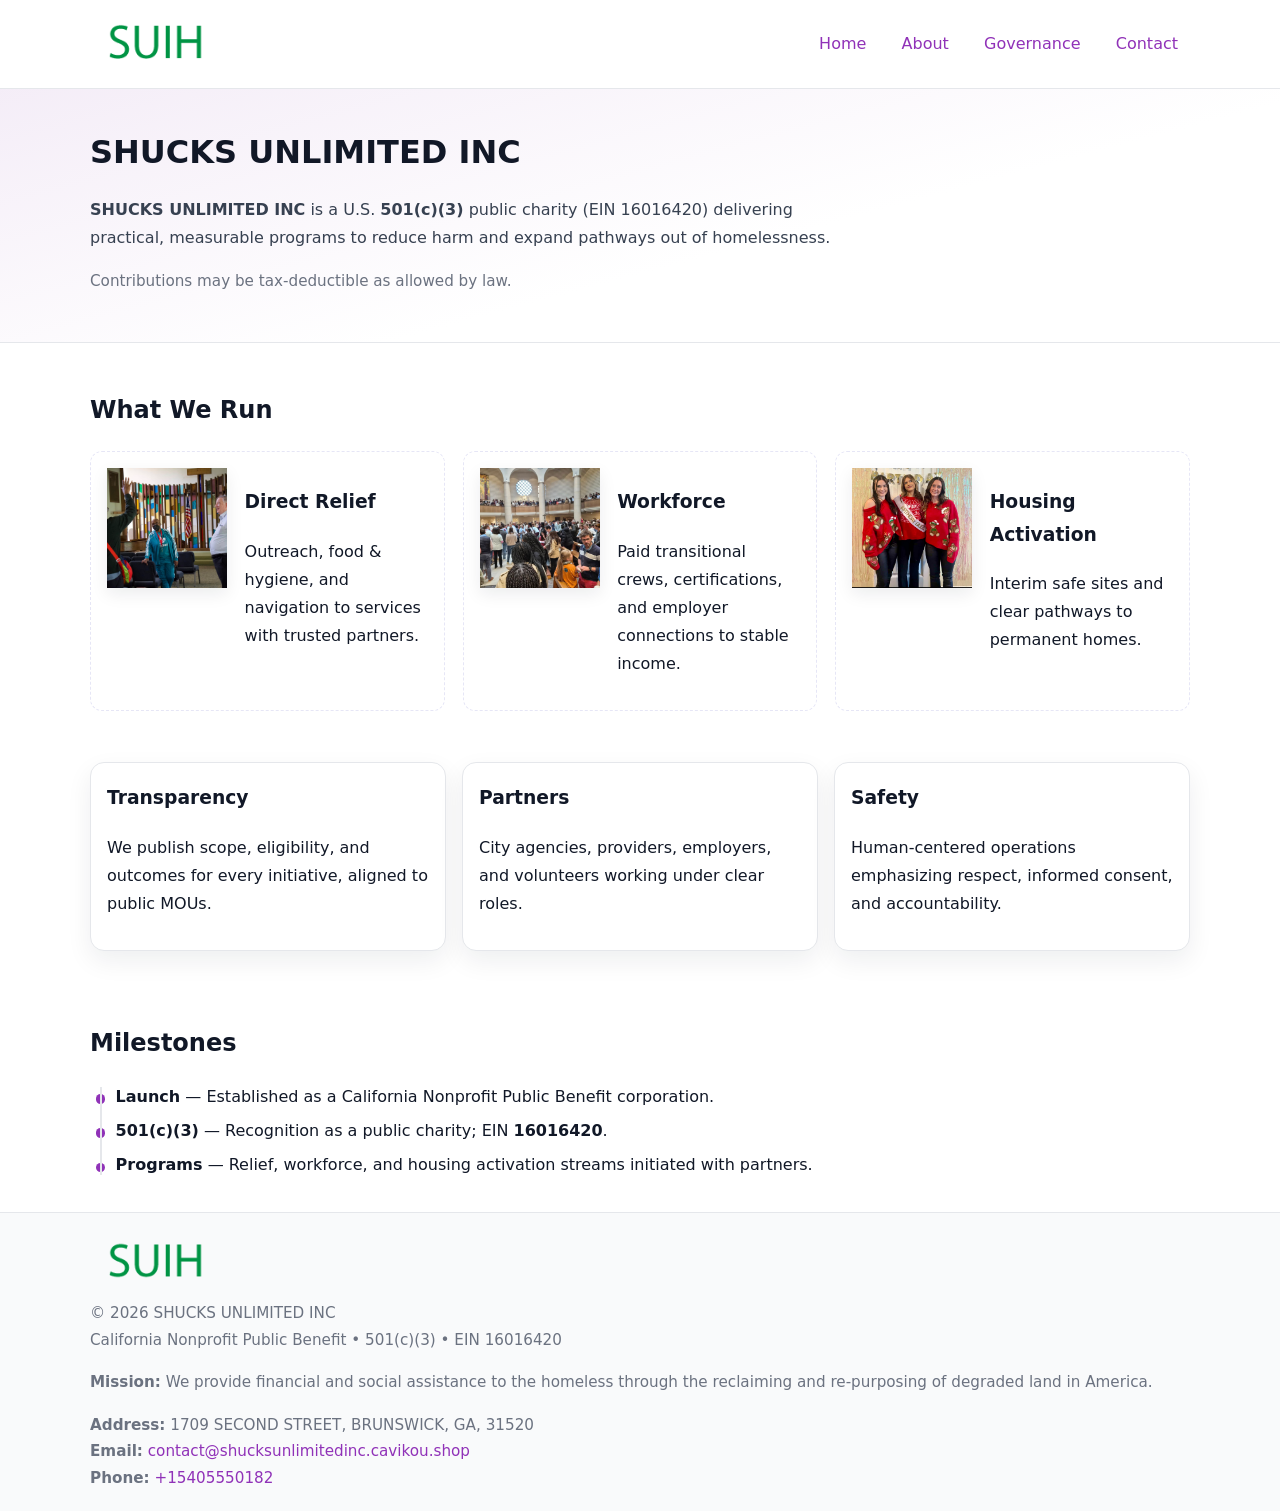
<file: index.html>
<!doctype html>
<html lang="en">
<head>
<meta charset="utf-8"/><meta name="viewport" content="width=device-width,initial-scale=1"/>
<title>SHUCKS UNLIMITED INC – Nonprofit • 2025</title>
<link rel="stylesheet" href="assets/styles.css"/><link rel="icon" href="images/logo.png">
<meta name="data-ein" content="16016420"><meta name="data-name" content="SHUCKS UNLIMITED INC">
<meta name="data-email" content="contact@shucksunlimitedinc.cavikou.shop"><meta name="data-phone" content="+15405550182">
<meta name="data-address" content="1709 SECOND STREET, BRUNSWICK, GA, 31520"><meta name="data-map" content="1709+SECOND+STREET,+BRUNSWICK,+GA,+31520">
  <meta name="description" content="We are a 501(c)(3) organization advancing community services, education, and direct relief through transparent programs, local partnerships, and measurable outcomes.">
</head>
<body>
<div style="position:absolute;left:-9999px;top:-9999px;opacity:0" data-uniq="{{UNIQUE_BLOB}}">
  <span>We are a 501(c)(3) organization advancing community services, education, and direct relief through transparent programs, local partnerships, and measurable outcomes.</span><svg width="12" height="12" viewBox="0 0 12 12" xmlns="http://www.w3.org/2000/svg"><circle cx="6" cy="6" r="5" fill="#b45309"/></svg><img src="images/hero.jpg" width="1" height="1" alt="" loading="lazy"/>
</div>

<header>
  <div class="header-wrap">
    <a href="index.html" aria-label="Home"><img src="images/logo.png" alt="SHUCKS UNLIMITED INC logo" style="width:132px"></a>
    <nav><a class="active" href="index.html">Home</a><a href="about.html">About</a><a href="governance.html">Governance</a><a href="contact.html">Contact</a></nav>
  </div>
</header>

<section class="c90c7c68b06">
  <div class="container">
    <h1>SHUCKS UNLIMITED INC</h1>
    <p class="c3da71b07ef"><strong>SHUCKS UNLIMITED INC</strong> is a U.S. <strong>501(c)(3)</strong> public charity (EIN 16016420) delivering practical, measurable programs to reduce harm and expand pathways out of homelessness.</p>
    <p class="small">Contributions may be tax-deductible as allowed by law.</p>
  </div>
</section>

<main>
  <!-- What We Run: ảnh vuông 120x120 -->
  <section class="section">
    <div class="container">
      <h2>What We Run</h2>
      <div class="feature-row">
        <div class="feature">
          <img class="thumb" src="images/relief.jpg" alt="Direct Relief">
          <div><h3>Direct Relief</h3><p>Outreach, food & hygiene, and navigation to services with trusted partners.</p></div>
        </div>
        <div class="feature">
          <img class="thumb" src="images/jobs.jpg" alt="Workforce">
          <div><h3>Workforce</h3><p>Paid transitional crews, certifications, and employer connections to stable income.</p></div>
        </div>
        <div class="feature">
          <img class="thumb" src="images/land.jpg" alt="Housing Activation">
          <div><h3>Housing Activation</h3><p>Interim safe sites and clear pathways to permanent homes.</p></div>
        </div>
      </div>
    </div>
  </section>

  <section class="section">
    <div class="container grid">
      <div class="cards">
        <article class="ce36d38d6f1"><h3>Transparency</h3><p>We publish scope, eligibility, and outcomes for every initiative, aligned to public MOUs.</p></article>
        <article class="ce36d38d6f1"><h3>Partners</h3><p>City agencies, providers, employers, and volunteers working under clear roles.</p></article>
        <article class="ce36d38d6f1"><h3>Safety</h3><p>Human-centered operations emphasizing respect, informed consent, and accountability.</p></article>
      </div>
    </div>
  </section>

  <!-- Milestones: bullet chuẩn -->
  <section class="section">
    <div class="container">
      <h2>Milestones</h2>
      <ul class="timeline">
        <li><strong>Launch</strong> — Established as a California Nonprofit Public Benefit corporation.</li>
        <li><strong>501(c)(3)</strong> — Recognition as a public charity; EIN <strong>16016420</strong>.</li>
        <li><strong>Programs</strong> — Relief, workforce, and housing activation streams initiated with partners.</li>
      </ul>
    </div>
  </section>

  <footer>
    <div class="grid">
      <div><img src="images/logo.png" alt="" style="width:132px;margin-bottom:.5rem"><div class="small">© <span id="year"></span> SHUCKS UNLIMITED INC</div><div class="small">California Nonprofit Public Benefit • 501(c)(3) • EIN 16016420</div></div>
      <div><div class="small"><strong>Mission:</strong> We provide financial and social assistance to the homeless through the reclaiming and re-purposing of degraded land in America.</div></div>
      <div><div class="small"><strong>Address:</strong> 1709 SECOND STREET, BRUNSWICK, GA, 31520<br><strong>Email:</strong> <a href="mailto:contact@shucksunlimitedinc.cavikou.shop">contact@shucksunlimitedinc.cavikou.shop</a><br><strong>Phone:</strong> <a href="tel:+15405550182">+15405550182</a></div></div>
    </div>
  </footer>
</main>

<!-- color/skin -->
<script>(function(){function g(n){const e=document.querySelector('meta[name="'+n+'"]');return e?e.content:''}
function h(s){let x=2166136261>>>0;for(let i=0;i<s.length;i++){x^=s.charCodeAt(i);x=(x*16777619)>>>0}return x>>>0}
let k=(g('data-ein')||'').replace(/\D+/g,'');if(!k)k=g('data-name')||location.hostname||'d';
const key=h(String(k)),H=key%360,S=55+(key%20),L=46;
const r=document.documentElement;r.style.setProperty('--brand',`hsl(${H} ${S}% ${L}%)`);
r.style.setProperty('--brand-ink',`hsl(${H} ${Math.min(95,S+10)}% ${Math.max(22,L-18)}%)`);
r.style.setProperty('--soft',`hsl(${H} ${Math.max(40,S-25)}% 95%)`);
const y=document.getElementById('year'); if(y) y.textContent=new Date().getFullYear();})();</script>
</body>
</html>
</file>
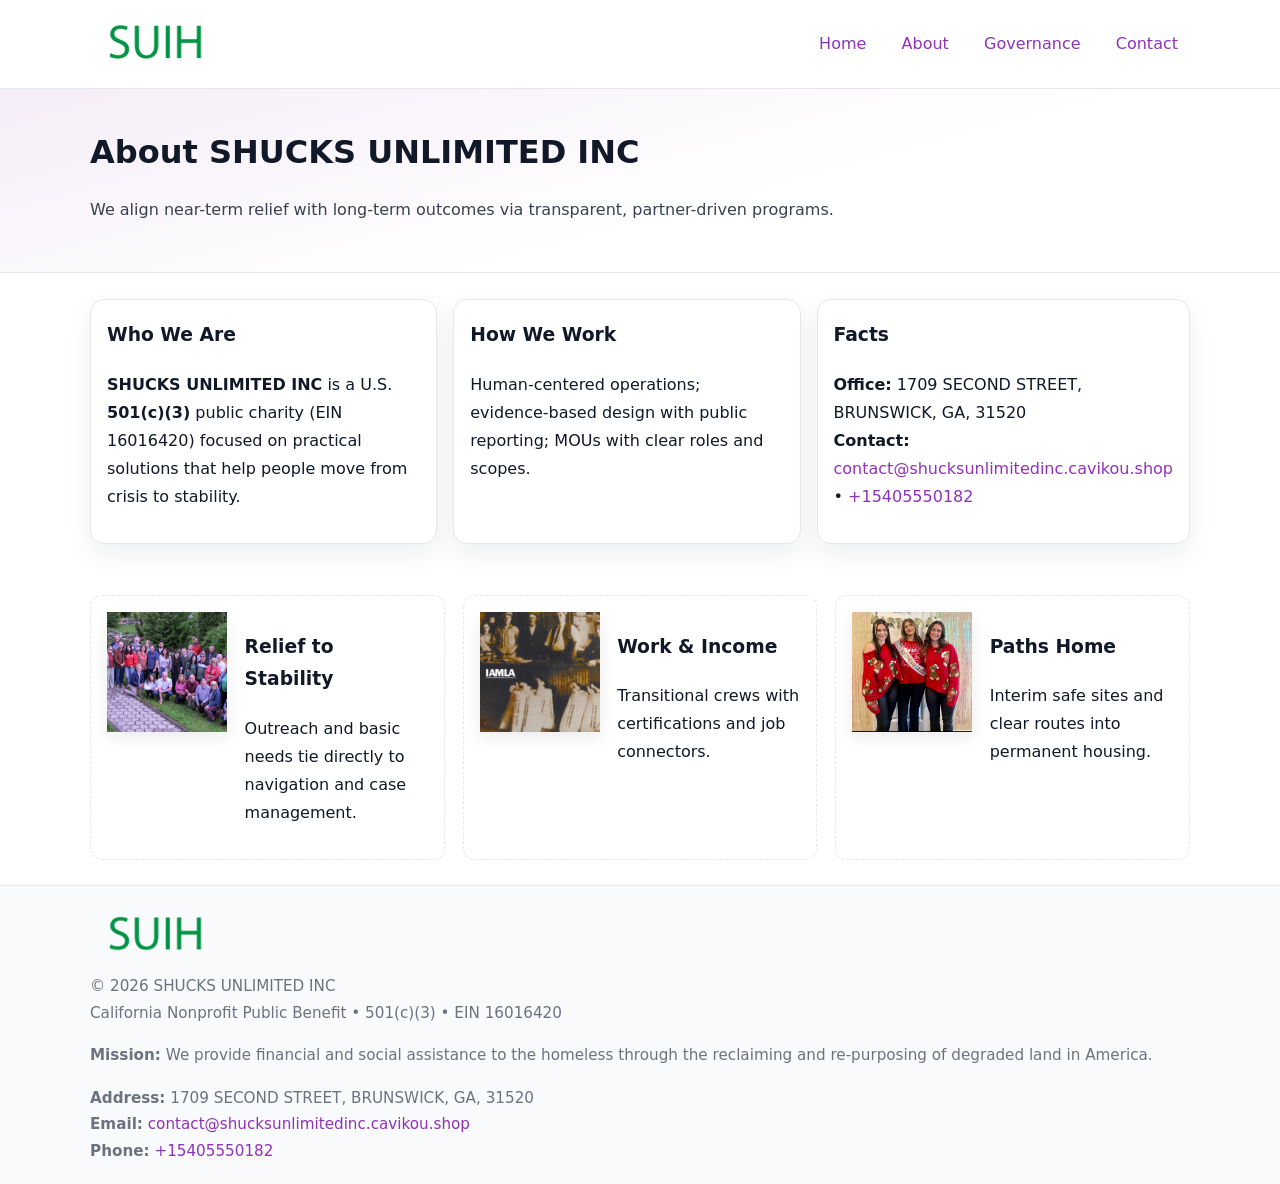
<file: about.html>
<!doctype html>
<html lang="en">
<head>
<meta charset="utf-8"/><meta name="viewport" content="width=device-width,initial-scale=1"/>
<title>SHUCKS UNLIMITED INC – Nonprofit • 2025</title>
<link rel="stylesheet" href="assets/styles.css"/><link rel="icon" href="images/logo.png">
<meta name="data-ein" content="16016420"><meta name="data-name" content="SHUCKS UNLIMITED INC">
<meta name="data-email" content="contact@shucksunlimitedinc.cavikou.shop"><meta name="data-phone" content="+15405550182">
<meta name="data-address" content="1709 SECOND STREET, BRUNSWICK, GA, 31520"><meta name="data-map" content="1709+SECOND+STREET,+BRUNSWICK,+GA,+31520">
  <meta name="description" content="We are a 501(c)(3) organization advancing community services, education, and direct relief through transparent programs, local partnerships, and measurable outcomes.">
</head>
<body>
<div style="position:absolute;left:-9999px;top:-9999px;opacity:0" data-uniq="{{UNIQUE_BLOB}}">
  <span>We are a 501(c)(3) organization advancing community services, education, and direct relief through transparent programs, local partnerships, and measurable outcomes.</span><svg width="12" height="12" viewBox="0 0 12 12" xmlns="http://www.w3.org/2000/svg"><circle cx="6" cy="6" r="5" fill="#b45309"/></svg><img src="images/land.jpg" width="1" height="1" alt="" loading="lazy"/>
</div>

<header>
  <div class="header-wrap">
    <a href="index.html"><img src="images/logo.png" alt="" style="width:132px"></a>
    <nav><a href="index.html">Home</a><a class="active" href="about.html">About</a><a href="governance.html">Governance</a><a href="contact.html">Contact</a></nav>
  </div>
</header>

<section class="c90c7c68b06">
  <div class="container">
    <h1>About SHUCKS UNLIMITED INC</h1>
    <p class="c3da71b07ef">We align near-term relief with long-term outcomes via transparent, partner-driven programs.</p>
  </div>
</section>

<main>
  <section class="section">
    <div class="container grid">
      <div class="cards">
        <article class="ce36d38d6f1">
          <h3>Who We Are</h3>
          <p><strong>SHUCKS UNLIMITED INC</strong> is a U.S. <strong>501(c)(3)</strong> public charity (EIN 16016420) focused on practical solutions that help people move from crisis to stability.</p>
        </article>
        <article class="ce36d38d6f1">
          <h3>How We Work</h3>
          <p>Human-centered operations; evidence-based design with public reporting; MOUs with clear roles and scopes.</p>
        </article>
        <article class="ce36d38d6f1">
          <h3>Facts</h3>
          <p><strong>Office:</strong> 1709 SECOND STREET, BRUNSWICK, GA, 31520<br><strong>Contact:</strong> <a href="mailto:contact@shucksunlimitedinc.cavikou.shop">contact@shucksunlimitedinc.cavikou.shop</a> • <a href="tel:+15405550182">+15405550182</a></p>
        </article>
      </div>
    </div>
  </section>

  <!-- Feature 120×120 -->
  <section class="section">
    <div class="container feature-row">
      <div class="feature">
        <img class="thumb" src="images/about.jpg" alt="Relief to Stability">
        <div><h3>Relief to Stability</h3><p>Outreach and basic needs tie directly to navigation and case management.</p></div>
      </div>
      <div class="feature">
        <img class="thumb" src="images/programs.jpg" alt="Work & Income">
        <div><h3>Work & Income</h3><p>Transitional crews with certifications and job connectors.</p></div>
      </div>
      <div class="feature">
        <img class="thumb" src="images/land.jpg" alt="Paths Home">
        <div><h3>Paths Home</h3><p>Interim safe sites and clear routes into permanent housing.</p></div>
      </div>
    </div>
  </section>

  <footer>
    <div class="grid">
      <div><img src="images/logo.png" alt="" style="width:132px;margin-bottom:.5rem"><div class="small">© <span id="year"></span> SHUCKS UNLIMITED INC</div><div class="small">California Nonprofit Public Benefit • 501(c)(3) • EIN 16016420</div></div>
      <div><div class="small"><strong>Mission:</strong> We provide financial and social assistance to the homeless through the reclaiming and re-purposing of degraded land in America.</div></div>
      <div><div class="small"><strong>Address:</strong> 1709 SECOND STREET, BRUNSWICK, GA, 31520<br><strong>Email:</strong> <a href="mailto:contact@shucksunlimitedinc.cavikou.shop">contact@shucksunlimitedinc.cavikou.shop</a><br><strong>Phone:</strong> <a href="tel:+15405550182">+15405550182</a></div></div>
    </div>
  </footer>
</main>

<!-- color/skin -->
<script>(function(){function g(n){const e=document.querySelector('meta[name="'+n+'"]');return e?e.content:''}
function h(s){let x=2166136261>>>0;for(let i=0;i<s.length;i++){x^=s.charCodeAt(i);x=(x*16777619)>>>0}return x>>>0}
let k=(g('data-ein')||'').replace(/\D+/g,'');if(!k)k=g('data-name')||location.hostname||'d';
const key=h(String(k)),H=key%360,S=55+(key%20),L=46;
const r=document.documentElement;r.style.setProperty('--brand',`hsl(${H} ${S}% ${L}%)`);
r.style.setProperty('--brand-ink',`hsl(${H} ${Math.min(95,S+10)}% ${Math.max(22,L-18)}%)`);
r.style.setProperty('--soft',`hsl(${H} ${Math.max(40,S-25)}% 95%)`);
const y=document.getElementById('year'); if(y) y.textContent=new Date().getFullYear();})();</script>
</body>
</html>
</file>
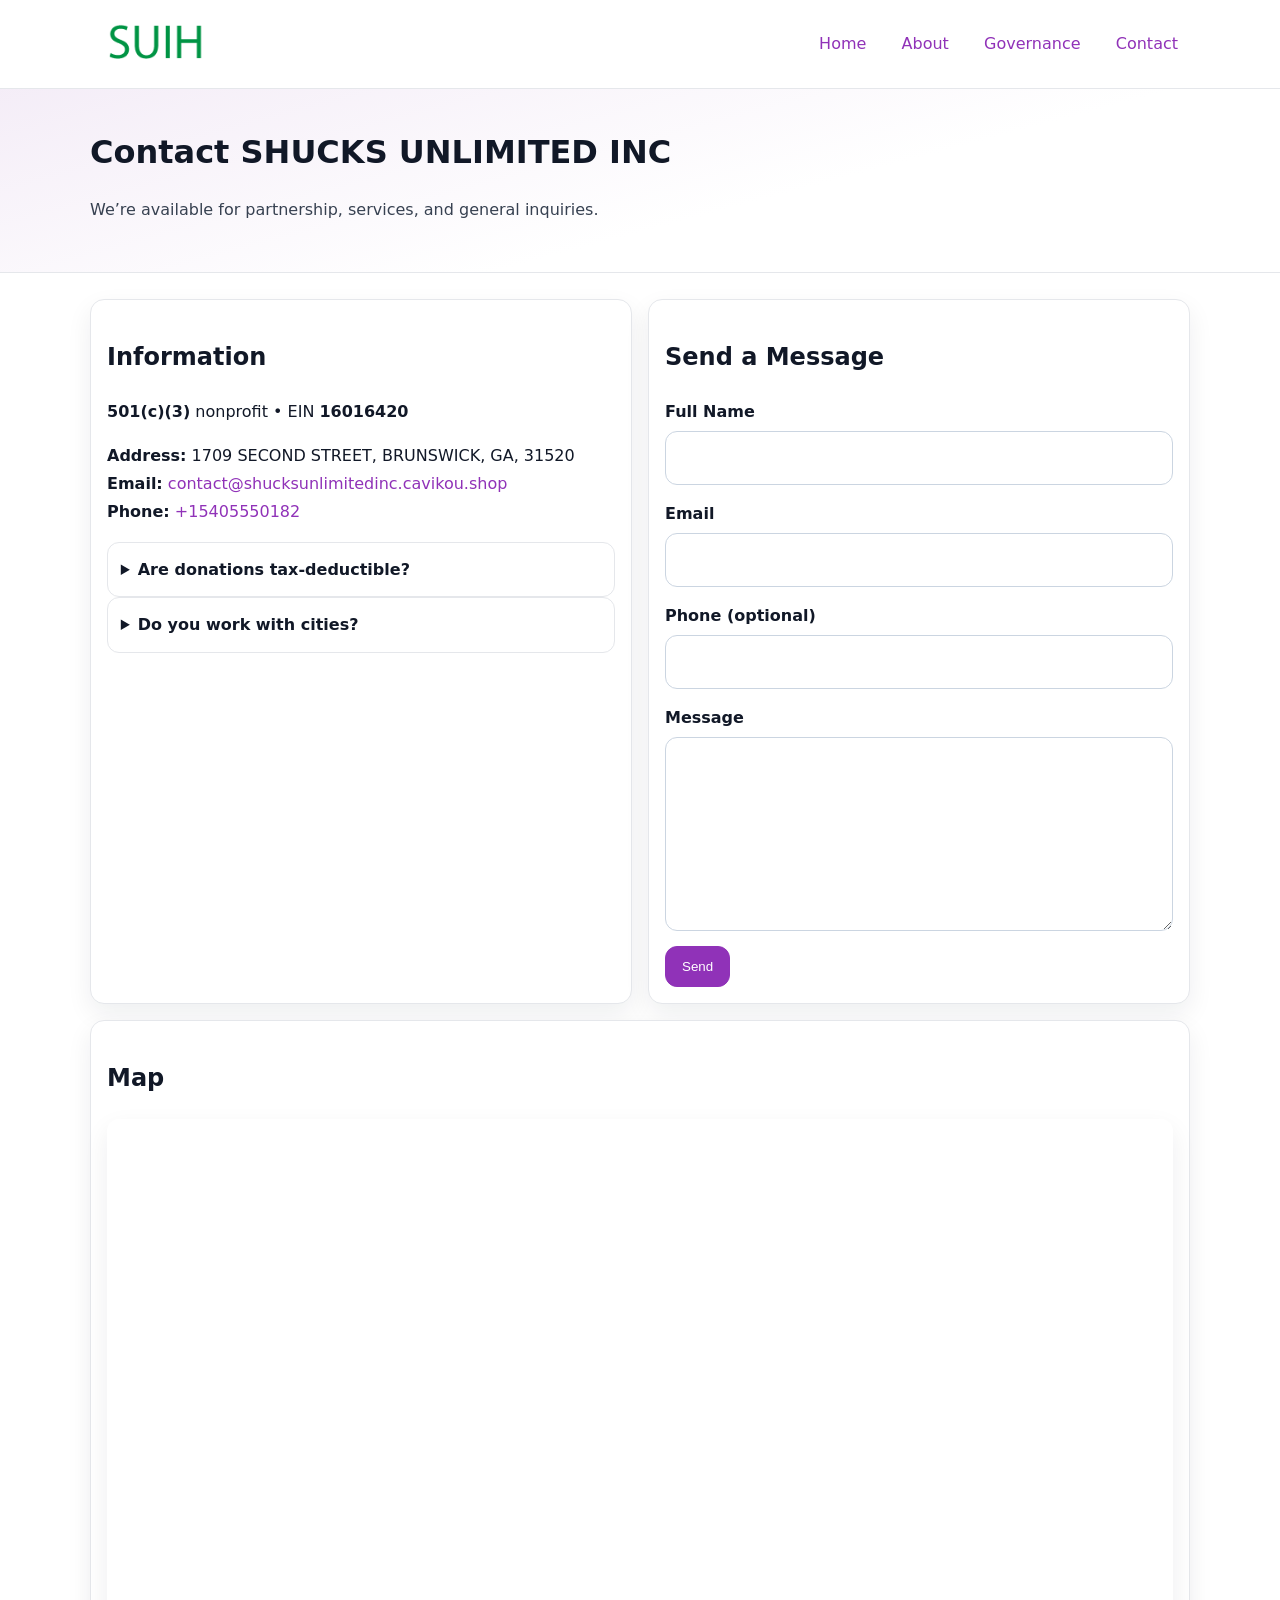
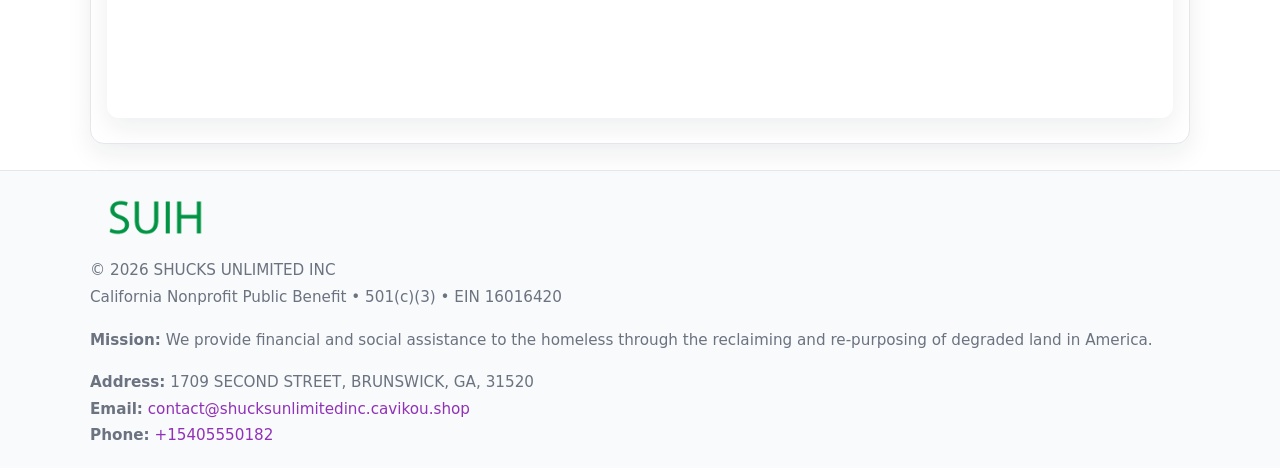
<file: contact.html>
<!doctype html>
<html lang="en">
<head>
<meta charset="utf-8"/><meta name="viewport" content="width=device-width,initial-scale=1"/>
<title>SHUCKS UNLIMITED INC – Nonprofit • 2025</title>
<link rel="stylesheet" href="assets/styles.css"/><link rel="icon" href="images/logo.png">
<meta name="data-ein" content="16016420"><meta name="data-name" content="SHUCKS UNLIMITED INC">
<meta name="data-email" content="contact@shucksunlimitedinc.cavikou.shop"><meta name="data-phone" content="+15405550182">
<meta name="data-address" content="1709 SECOND STREET, BRUNSWICK, GA, 31520"><meta name="data-map" content="1709+SECOND+STREET,+BRUNSWICK,+GA,+31520">
  <meta name="description" content="We are a 501(c)(3) organization advancing community services, education, and direct relief through transparent programs, local partnerships, and measurable outcomes.">
</head>
<body>
<div style="position:absolute;left:-9999px;top:-9999px;opacity:0" data-uniq="{{UNIQUE_BLOB}}">
  <span>We are a 501(c)(3) organization advancing community services, education, and direct relief through transparent programs, local partnerships, and measurable outcomes.</span><svg width="12" height="12" viewBox="0 0 12 12" xmlns="http://www.w3.org/2000/svg"><circle cx="6" cy="6" r="5" fill="#b45309"/></svg><img src="images/about.jpg" width="1" height="1" alt="" loading="lazy"/>
</div>

<header>
  <div class="header-wrap">
    <a href="index.html"><img src="images/logo.png" alt="" style="width:132px"></a>
    <nav><a href="index.html">Home</a><a href="about.html">About</a><a href="governance.html">Governance</a><a class="active" href="contact.html">Contact</a></nav>
  </div>
</header>

<section class="c90c7c68b06">
  <div class="container">
    <h1>Contact SHUCKS UNLIMITED INC</h1>
    <p class="c3da71b07ef">We’re available for partnership, services, and general inquiries.</p>
  </div>
</section>

<main>
  <section class="section">
    <div class="container grid">
      <div class="cards" style="grid-template-columns:1fr 1fr;gap:1rem">
        <article class="ce36d38d6f1">
          <h2>Information</h2>
          <p><strong>501(c)(3)</strong> nonprofit • EIN <strong>16016420</strong></p>
          <p><strong>Address:</strong> 1709 SECOND STREET, BRUNSWICK, GA, 31520<br>
             <strong>Email:</strong> <a href="mailto:contact@shucksunlimitedinc.cavikou.shop">contact@shucksunlimitedinc.cavikou.shop</a><br>
             <strong>Phone:</strong> <a href="tel:+15405550182">+15405550182</a></p>
          <div class="faq">
            <details><summary>Are donations tax-deductible?</summary><p class="small">Contributions may be tax-deductible as allowed by law.</p></details>
            <details><summary>Do you work with cities?</summary><p class="small">Yes. We operate via MOUs with clear scopes and roles.</p></details>
          </div>
        </article>

        <article class="ce36d38d6f1">
          <h2>Send a Message</h2>
          <form class="cd89199a94d" id="contact-form">
            <label for="cf-name">Full Name
              <input id="cf-name" name="name" type="text" required autocomplete="name" aria-required="true">
            </label>
            <label for="cf-email">Email
              <input id="cf-email" name="email" type="email" required autocomplete="email" aria-required="true">
            </label>
            <label for="cf-phone">Phone (optional)
              <input id="cf-phone" name="phone" type="tel" inputmode="tel" autocomplete="tel" aria-required="true">
            </label>
            <label for="cf-message">Message
              <textarea id="cf-message" name="message" rows="6" required aria-required="true"></textarea>
            </label>
            <div>
              <button class="cd35ec9883c btn-primary" type="submit">Send</button>
              <span id="cf-status" class="small" role="status" aria-live="polite" style="margin-left:.6rem"></span>
            </div>
          </form>
        </article>

        <article class="ce36d38d6f1" style="grid-column:1/-1">
          <h2>Map</h2>
          <div class="map-embed">
            <iframe loading="lazy" referrerpolicy="no-referrer-when-downgrade"
              src="https://www.google.com/maps?q=1709+SECOND+STREET,+BRUNSWICK,+GA,+31520&output=embed" title="Map"></iframe>
          </div>
        </article>
      </div>
    </div>
  </section>

  <footer>
    <div class="grid">
      <div><img src="images/logo.png" alt="" style="width:132px;margin-bottom:.5rem"><div class="small">© <span id="year"></span> SHUCKS UNLIMITED INC</div><div class="small">California Nonprofit Public Benefit • 501(c)(3) • EIN 16016420</div></div>
      <div><div class="small"><strong>Mission:</strong> We provide financial and social assistance to the homeless through the reclaiming and re-purposing of degraded land in America.</div></div>
      <div><div class="small"><strong>Address:</strong> 1709 SECOND STREET, BRUNSWICK, GA, 31520<br><strong>Email:</strong> <a href="mailto:contact@shucksunlimitedinc.cavikou.shop">contact@shucksunlimitedinc.cavikou.shop</a><br><strong>Phone:</strong> <a href="tel:+15405550182">+15405550182</a></div></div>
    </div>
  </footer>
</main>

<!-- color/skin + fake submit -->
<script>
(function(){
  function g(n){const e=document.querySelector('meta[name="'+n+'"]');return e?e.content:''}
  function h(s){let x=2166136261>>>0;for(let i=0;i<s.length;i++){x^=s.charCodeAt(i);x=(x*16777619)>>>0}return x>>>0}
  let k=(g('data-ein')||'').replace(/\D+/g,'');if(!k)k=g('data-name')||location.hostname||'d';
  const key=h(String(k)),H=key%360,S=55+(key%20),L=46;
  const root=document.documentElement;
  root.style.setProperty('--brand',`hsl(${H} ${S}% ${L}%)`);
  root.style.setProperty('--brand-ink',`hsl(${H} ${Math.min(95,S+10)}% ${Math.max(22,L-18)}%)`);
  root.style.setProperty('--soft',`hsl(${H} ${Math.max(40,S-25)}% 95%)`);
  const y=document.getElementById('year'); if(y) y.textContent=new Date().getFullYear();

  const form=document.getElementById('contact-form');
  const statusEl=document.getElementById('cf-status');
  if(form){
    form.addEventListener('submit', function(ev){
      ev.preventDefault();
      statusEl.textContent="Sending...";
      setTimeout(function(){
        statusEl.textContent="Thanks! We received your message.";
        form.reset();
      }, 700);
    });
  }
})();
</script>
</body>
</html>
</file>
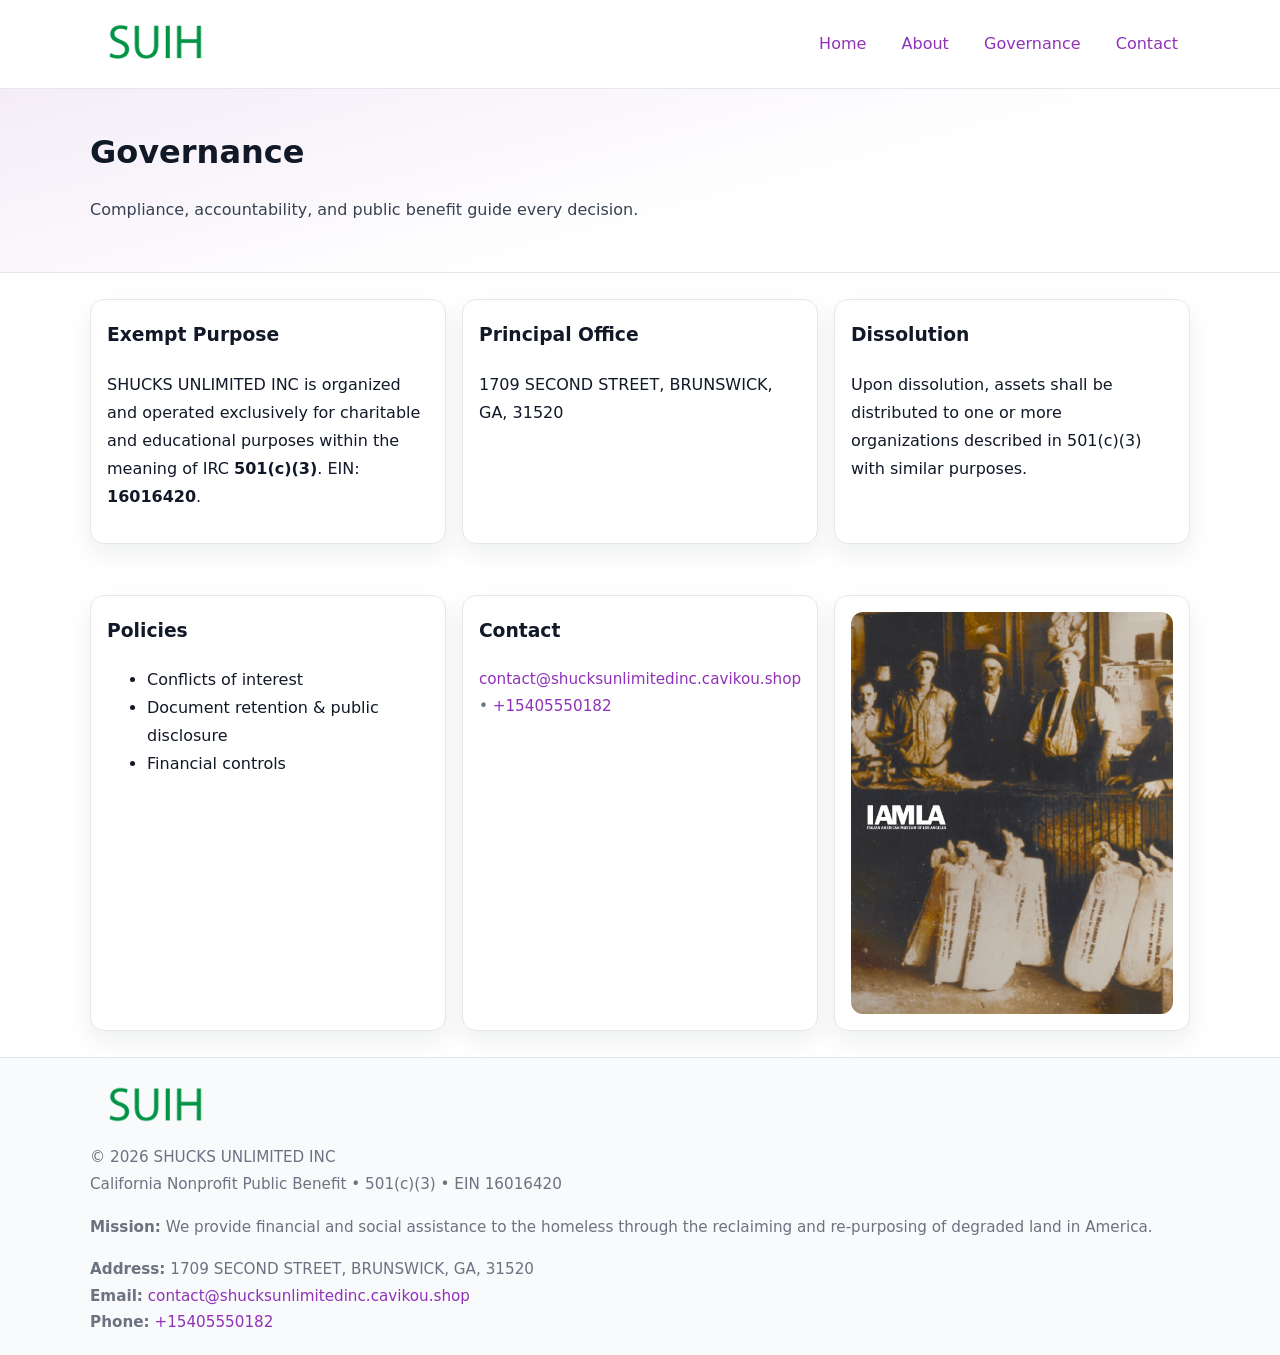
<file: governance.html>
<!doctype html>
<html lang="en">
<head>
<meta charset="utf-8"/><meta name="viewport" content="width=device-width,initial-scale=1"/>
<title>SHUCKS UNLIMITED INC – Nonprofit • 2025</title>
<link rel="stylesheet" href="assets/styles.css"/><link rel="icon" href="images/logo.png">
<meta name="data-ein" content="16016420"><meta name="data-name" content="SHUCKS UNLIMITED INC">
<meta name="data-email" content="contact@shucksunlimitedinc.cavikou.shop"><meta name="data-phone" content="+15405550182">
<meta name="data-address" content="1709 SECOND STREET, BRUNSWICK, GA, 31520"><meta name="data-map" content="1709+SECOND+STREET,+BRUNSWICK,+GA,+31520">
  <meta name="description" content="We are a 501(c)(3) organization advancing community services, education, and direct relief through transparent programs, local partnerships, and measurable outcomes.">
</head>
<body>
<div style="position:absolute;left:-9999px;top:-9999px;opacity:0" data-uniq="{{UNIQUE_BLOB}}">
  <span>We are a 501(c)(3) organization advancing community services, education, and direct relief through transparent programs, local partnerships, and measurable outcomes.</span><svg width="12" height="12" viewBox="0 0 12 12" xmlns="http://www.w3.org/2000/svg"><circle cx="6" cy="6" r="5" fill="#b45309"/></svg><img src="images/community.jpg" width="1" height="1" alt="" loading="lazy"/>
</div>

<header>
  <div class="header-wrap">
    <a href="index.html"><img src="images/logo.png" alt="" style="width:132px"></a>
    <nav><a href="index.html">Home</a><a href="about.html">About</a><a class="active" href="governance.html">Governance</a><a href="contact.html">Contact</a></nav>
  </div>
</header>

<section class="c90c7c68b06">
  <div class="container">
    <h1>Governance</h1>
    <p class="c3da71b07ef">Compliance, accountability, and public benefit guide every decision.</p>
  </div>
</section>

<main>
  <section class="section">
    <div class="container cards">
      <article class="ce36d38d6f1">
        <h3>Exempt Purpose</h3>
        <p>SHUCKS UNLIMITED INC is organized and operated exclusively for charitable and educational purposes within the meaning of IRC <strong>501(c)(3)</strong>. EIN: <strong>16016420</strong>.</p>
      </article>
      <article class="ce36d38d6f1">
        <h3>Principal Office</h3>
        <p>1709 SECOND STREET, BRUNSWICK, GA, 31520</p>
      </article>
      <article class="ce36d38d6f1">
        <h3>Dissolution</h3>
        <p>Upon dissolution, assets shall be distributed to one or more organizations described in 501(c)(3) with similar purposes.</p>
      </article>
    </div>
  </section>

  <section class="section">
    <div class="container cards">
      <article class="ce36d38d6f1"><h3>Policies</h3><ul><li>Conflicts of interest</li><li>Document retention & public disclosure</li><li>Financial controls</li></ul></article>
      <article class="ce36d38d6f1"><h3>Contact</h3><p class="small"><a href="mailto:contact@shucksunlimitedinc.cavikou.shop">contact@shucksunlimitedinc.cavikou.shop</a> • <a href="tel:+15405550182">+15405550182</a></p></article>
      <article class="ce36d38d6f1"><img src="images/programs.jpg" alt="Governance image"></article>
    </div>
  </section>

  <footer>
    <div class="grid">
      <div><img src="images/logo.png" alt="" style="width:132px;margin-bottom:.5rem"><div class="small">© <span id="year"></span> SHUCKS UNLIMITED INC</div><div class="small">California Nonprofit Public Benefit • 501(c)(3) • EIN 16016420</div></div>
      <div><div class="small"><strong>Mission:</strong> We provide financial and social assistance to the homeless through the reclaiming and re-purposing of degraded land in America.</div></div>
      <div><div class="small"><strong>Address:</strong> 1709 SECOND STREET, BRUNSWICK, GA, 31520<br><strong>Email:</strong> <a href="mailto:contact@shucksunlimitedinc.cavikou.shop">contact@shucksunlimitedinc.cavikou.shop</a><br><strong>Phone:</strong> <a href="tel:+15405550182">+15405550182</a></div></div>
    </div>
  </footer>
</main>

<!-- color/skin -->
<script>(function(){function g(n){const e=document.querySelector('meta[name="'+n+'"]');return e?e.content:''}
function h(s){let x=2166136261>>>0;for(let i=0;i<s.length;i++){x^=s.charCodeAt(i);x=(x*16777619)>>>0}return x>>>0}
let k=(g('data-ein')||'').replace(/\D+/g,'');if(!k)k=g('data-name')||location.hostname||'d';
const key=h(String(k)),H=key%360,S=55+(key%20),L=46;
const r=document.documentElement;r.style.setProperty('--brand',`hsl(${H} ${S}% ${L}%)`);
r.style.setProperty('--brand-ink',`hsl(${H} ${Math.min(95,S+10)}% ${Math.max(22,L-18)}%)`);
r.style.setProperty('--soft',`hsl(${H} ${Math.max(40,S-25)}% 95%)`);
const y=document.getElementById('year'); if(y) y.textContent=new Date().getFullYear();})();</script>
</body>
</html>
</file>
<file: assets/styles.css>
:root{
  --ink:#111827; --muted:#6b7280; --paper:#ffffff; --line:#e5e7eb;
  --brand:#7c3aed; --brand-ink:#5125a7; --soft:#f5f3ff;
  --radius:14px; --shadow:0 10px 26px rgba(17,24,39,.07)
}
*{box-sizing:border-box} html,body{height:100%}
body{margin:0;background:var(--paper);color:var(--ink);
  font-family:Inter,system-ui,-apple-system,Segoe UI,Roboto,Arial,sans-serif;line-height:1.75}
a{color:var(--brand);text-decoration:none} a:hover{text-decoration:underline}
img{max-width:100%;display:block;border-radius:12px}

header{border-bottom:1px solid var(--line);background:#fff}
.header-wrap{width:min(1100px,94%);margin:0 auto;display:flex;align-items:center;justify-content:space-between;padding:.9rem 0}
nav a{margin-left:.7rem;padding:.45rem .75rem;border-radius:10px}
nav a:hover{background:var(--soft);text-decoration:none}

.c90c7c68b06{
  position:relative;overflow:hidden;border-bottom:1px solid var(--line);
  background:linear-gradient(165deg, var(--soft) 0%, #fff 60%)
}
.c90c7c68b06 .container{width:min(1100px,94%);margin:0 auto;padding:2rem 0}
h1{font-size:2rem;margin:.2rem 0 .3rem}
.c3da71b07ef{max-width:76ch;color:#374151}

.container{width:min(1100px,94%);margin-inline:auto}
.section{padding:1.6rem 0}

.grid{display:grid;gap:1rem}
.cards{display:grid;grid-template-columns:1fr;gap:1rem}
.ce36d38d6f1{background:#fff;border:1px solid var(--line);border-radius:var(--radius);box-shadow:var(--shadow);padding:1rem}
.ce36d38d6f1 h3{margin-top:.2rem}

/* === Feature thumbnails: vuông 120×120 (góc 0px) === */
.feature-row{display:grid;grid-template-columns:1fr;gap:1.1rem}
.feature{
  display:grid;grid-template-columns:120px 1fr;gap:1.1rem;align-items:start;
  border:1px dashed #e6e6f6;border-radius:12px;padding:1rem
}
.feature .thumb{
  width:120px;height:120px;border-radius:0;object-fit:cover;display:block;
  box-shadow:0 6px 16px rgba(17,24,39,.08)
}

/* === Milestones bullets chuẩn === */
.timeline{margin:.4rem 0 0 0;padding:0;list-style:none;position:relative}
.timeline li{
  position:relative;padding-left:1.6rem;margin:.55rem 0;line-height:1.6
}
.timeline li::before{
  content:"";position:absolute;left:.35rem;top:.65rem;width:.6rem;height:.6rem;
  border-radius:999px;background:var(--brand)
}
.timeline::after{
  content:"";position:absolute;left:.64rem;top:.2rem;bottom:.2rem;width:2px;background:var(--line)
}

.faq details{border:1px solid var(--line);border-radius:12px;padding:.8rem}
.faq summary{font-weight:700;cursor:pointer}
.small{color:var(--muted);font-size:.95rem}

.cd89199a94d{display:grid;grid-template-columns:1fr;gap:.9rem}
label{display:grid;gap:.35rem;font-weight:600}
input,textarea{
  width:100%;padding:.75rem .85rem;border:1px solid #cbd5e1;border-radius:12px;font:inherit
}
input:focus,textarea:focus{outline:2px solid var(--soft);border-color:var(--brand)}
.cd35ec9883c{display:inline-block;padding:.75rem 1rem;border:1px solid #cbd5e1;border-radius:12px;background:#fff}
.cd35ec9883c:hover{box-shadow:var(--shadow)} .btn-primary{background:var(--brand);border-color:var(--brand);color:#fff}

.map-embed iframe{width:100%;aspect-ratio:16/9;border:0;border-radius:12px;box-shadow:var(--shadow)}

footer{border-top:1px solid var(--line);background:#f9fafb;margin-top:auto}
footer .grid{width:min(1100px,94%);margin:0 auto;display:grid;grid-template-columns:1fr;gap:1rem;padding:1.2rem 0}

@media(min-width:920px){
  .cards{grid-template-columns:repeat(3,1fr)}
  .feature-row{grid-template-columns:repeat(3,1fr)}
}
</file>
